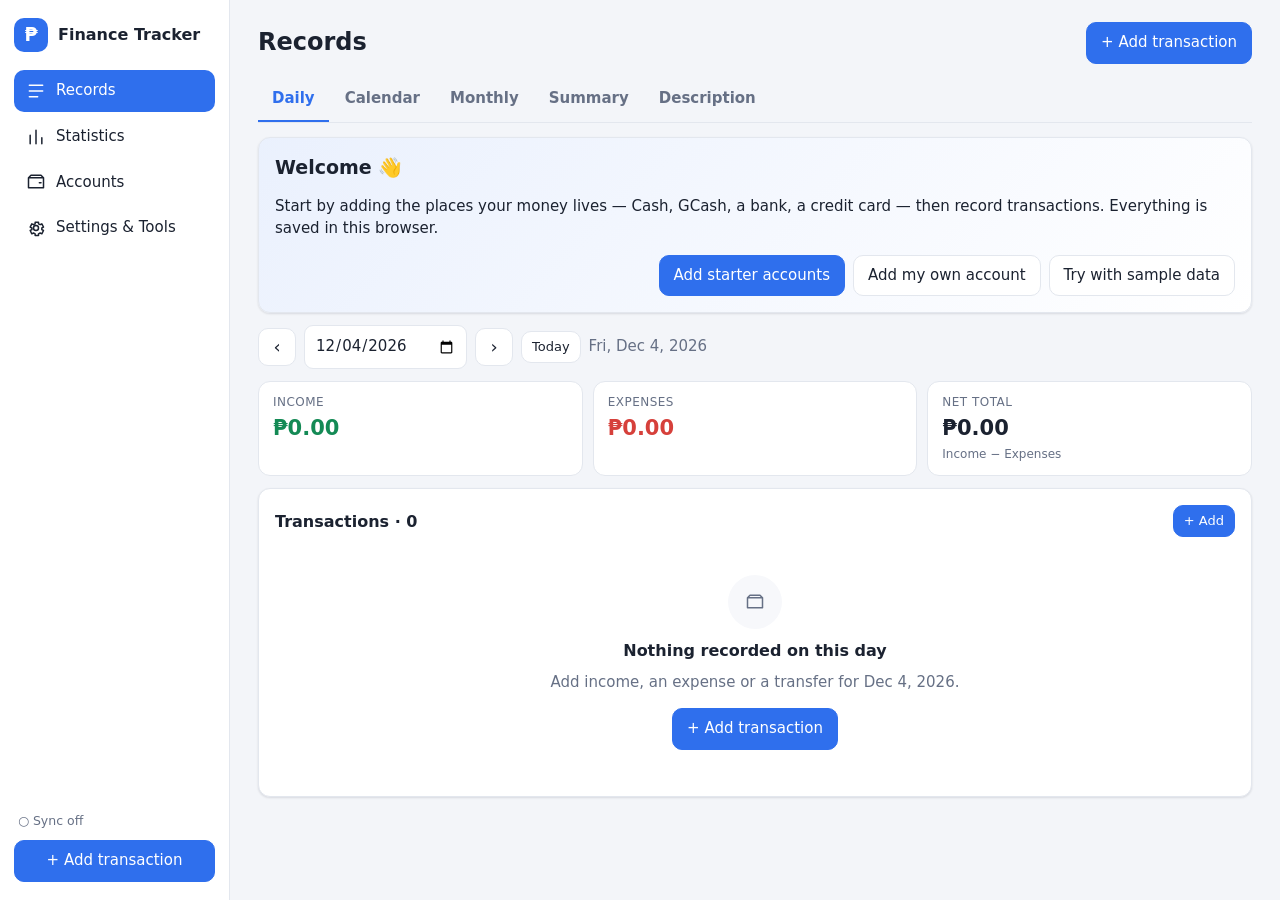
<file: index.html>
<!doctype html>
<html lang="en" data-theme="standard">
<head>
<meta charset="utf-8">
<meta name="viewport" content="width=device-width, initial-scale=1, viewport-fit=cover">
<title>Finance Tracker</title>
<meta name="description" content="Personal finance tracker: income, expenses, accounts, transfers, statistics and backups. Data stays in your browser.">
<script>try{var t=localStorage.getItem('finance-tracker:theme');if(t)document.documentElement.setAttribute('data-theme',t)}catch(e){}</script>
<link rel="stylesheet" href="style.css">
</head>
<body>
<div id="root"></div>
<noscript><p style="padding:24px;font-family:sans-serif">This app needs JavaScript turned on.</p></noscript>
<script src="script.js"></script>
</body>
</html>
</file>
<file: style.css>
:root{--bg:#f3f5f9;--surface:#fff;--surface2:#f7f8fb;--text:#1b2230;--muted:#667085;--line:#e3e7ee;--brand:#2f6fed;--brand-ink:#fff;--inc:#148a55;--exp:#d6403b;--net:#2f6fed;--warnbg:#fff4e0;--warnink:#7a4a00;--shadow:0 1px 2px rgba(16,24,40,.06),0 1px 3px rgba(16,24,40,.06);--r:12px;
--c1:#4e79a7;--c2:#f28e2b;--c3:#59a14f;--c4:#e15759;--c5:#76b7b2;--c6:#d4a72c;--c7:#b07aa1;--c8:#9c755f;--rail:#fff}
:root[data-theme=light]{--bg:#fff;--surface:#fff;--surface2:#f6f7f9;--text:#0f1520;--muted:#586072;--line:#d9dde5;--brand:#1a5cf0;--rail:#fff;--shadow:none}
:root[data-theme=dark]{--bg:#0f141c;--surface:#171e29;--surface2:#1d2634;--text:#e8edf5;--muted:#9aa6b8;--line:#2a3547;--brand:#6b9cff;--brand-ink:#0b1220;--inc:#4cc38a;--exp:#ff7a72;--net:#6b9cff;--warnbg:#3a2d12;--warnink:#ffd391;--shadow:none;--rail:#131a24;
--c1:#6fa0d4;--c2:#ffa850;--c3:#7cc872;--c4:#ff7f80;--c5:#8fd2cd;--c6:#f0c85a;--c7:#cf9bc2;--c8:#c29a82}
*{box-sizing:border-box}html{-webkit-text-size-adjust:100%}
body{margin:0;background:var(--bg);color:var(--text);font:15px/1.45 system-ui,-apple-system,"Segoe UI",Roboto,Helvetica,Arial,sans-serif;font-variant-numeric:tabular-nums}
body.noscroll{overflow:hidden}
h1{font-size:24px;margin:0}h2{font-size:19px;margin:0 0 4px}h3{font-size:16px;margin:0 0 10px}h4{margin:14px 0 6px;font-size:14px}
button,input,select,textarea{font:inherit;color:inherit}
a{color:var(--brand)}
.muted{color:var(--muted)}.sm{font-size:13px}.pad{padding:16px 4px}.center{text-align:center}.mt{margin-top:22px}.strong{font-weight:600}
.pos{color:var(--inc)}.neg{color:var(--exp)}.xfer{color:var(--muted)}
.app{display:grid;grid-template-columns:230px 1fr;min-height:100vh}
.rail{background:var(--rail);border-right:1px solid var(--line);padding:18px 14px;display:flex;flex-direction:column;gap:18px;position:sticky;top:0;height:100vh}
.brand{display:flex;align-items:center;gap:10px;font-size:16px}.logo{width:34px;height:34px;border-radius:10px;background:var(--brand);color:var(--brand-ink);display:grid;place-items:center;font-weight:700;font-size:19px}
.nav{display:flex;flex-direction:column;gap:4px}
.nav a{display:flex;align-items:center;gap:10px;padding:10px 12px;border-radius:10px;color:var(--text);text-decoration:none;font-weight:500}
.nav a:hover{background:var(--surface2)}.nav a.on{background:var(--brand);color:var(--brand-ink)}
.railfoot{margin-top:auto}
.nav.bottom{display:none}
.content{padding:22px 28px 90px;max-width:1100px;width:100%;margin:0 auto;min-width:0}
.ph{display:flex;justify-content:space-between;align-items:center;gap:12px;margin-bottom:14px;flex-wrap:wrap}
.btn{border:1px solid var(--line);background:var(--surface);padding:9px 14px;border-radius:10px;cursor:pointer;font-weight:500;min-height:40px;display:inline-flex;align-items:center;justify-content:center;gap:6px;text-decoration:none;color:var(--text)}
.btn:hover{background:var(--surface2)}.btn:disabled{opacity:.5;cursor:not-allowed}
.btn.primary{background:var(--brand);border-color:var(--brand);color:var(--brand-ink)}.btn.primary:hover{filter:brightness(1.08)}
.btn.danger{color:var(--exp);border-color:color-mix(in srgb,var(--exp) 40%,var(--line))}
.btn.sm{padding:5px 10px;min-height:32px;font-size:13px}.btn.block{width:100%}.btn.left{margin-right:auto}
.ib{border:1px solid var(--line);background:var(--surface);width:38px;height:38px;border-radius:10px;cursor:pointer;font-size:18px;line-height:1}.ib:hover{background:var(--surface2)}.ib.sm{width:28px;height:28px;font-size:14px;border:0;background:none}
.btns{display:flex;gap:8px;justify-content:flex-end;margin-top:12px;flex-wrap:wrap}.btns.center{justify-content:center}.btns.wrap{justify-content:flex-start}.btns.full{grid-column:1/-1}
.card{background:var(--surface);border:1px solid var(--line);border-radius:var(--r);padding:16px;margin:12px 0;box-shadow:var(--shadow)}
.chead{display:flex;justify-content:space-between;align-items:center;gap:10px;margin-bottom:8px;flex-wrap:wrap}.chead h3{margin:0}
.stats3{display:grid;grid-template-columns:repeat(3,1fr);gap:10px;margin:12px 0}.stats3.s4{grid-template-columns:repeat(4,1fr)}
.stat{background:var(--surface);border:1px solid var(--line);border-radius:var(--r);padding:12px 14px;min-width:0}
.sl{font-size:12px;color:var(--muted);text-transform:uppercase;letter-spacing:.04em}.sv{font-size:21px;font-weight:650;margin-top:2px;white-space:nowrap}.ss{font-size:12px;color:var(--muted);margin-top:2px}
.card .stats3 .stat{background:var(--surface2)}
.tabs{display:flex;gap:2px;border-bottom:1px solid var(--line);margin:4px 0 14px;overflow-x:auto;scrollbar-width:none}.tabs::-webkit-scrollbar{display:none}
.tabs a,.tabs button{padding:10px 14px;color:var(--muted);text-decoration:none;font-weight:600;white-space:nowrap;border:0;background:none;border-bottom:3px solid transparent;cursor:pointer;margin-bottom:-1px}
.tabs a.on,.tabs button.on{color:var(--brand);border-bottom-color:var(--brand)}.tabs.sub{margin-top:0}
.chips{display:flex;gap:8px;flex-wrap:wrap;margin:8px 0}.chips.scroll{flex-wrap:nowrap;overflow-x:auto;padding-bottom:4px;scrollbar-width:none}.chips.scroll::-webkit-scrollbar{display:none}
.chip{border:1px solid var(--line);background:var(--surface);padding:6px 12px;border-radius:999px;cursor:pointer;color:var(--text);text-decoration:none;font-size:14px;white-space:nowrap;display:inline-flex;align-items:center;gap:4px}.chip.on{background:var(--brand);border-color:var(--brand);color:var(--brand-ink)}
.filters{display:flex;flex-wrap:wrap;gap:10px;align-items:flex-end;margin:8px 0}.filters label,.fld{display:flex;flex-direction:column;gap:4px;font-size:13px;color:var(--muted);min-width:0}.filters .grow{flex:1 1 200px}
input,select,textarea{border:1px solid var(--line);background:var(--surface);border-radius:9px;padding:9px 10px;min-height:40px;width:100%;color:var(--text)}
input[type=checkbox],input[type=radio]{width:auto;min-height:0}
input:focus,select:focus,textarea:focus,button:focus-visible,.trow:focus-visible,.day:focus-visible,a:focus-visible{outline:2px solid var(--brand);outline-offset:1px}
.bad{border-color:var(--exp)!important}.err{color:var(--exp);font-size:12.5px;min-height:0}.err:empty{display:none}
.fld small{color:var(--muted);font-size:12px}.fld{margin-bottom:10px;color:var(--text)}.fld>span{font-size:13px;font-weight:600}
.row2{display:grid;grid-template-columns:1fr 1fr;gap:0 12px}
.datenav{display:flex;align-items:center;gap:8px;flex-wrap:wrap;margin:6px 0}.datenav input{width:auto}.dlabel{color:var(--muted)}
.mnav{display:flex;align-items:center;gap:6px;flex-wrap:wrap;margin:6px 0}.mnav select{width:auto}
.mline{margin:8px 0}
.warn{background:var(--warnbg);color:var(--warnink);padding:10px 14px;border-radius:10px;margin:10px 0;font-size:14px}
.empty{text-align:center;padding:30px 16px}.eico{width:54px;height:54px;border-radius:50%;background:var(--surface2);display:grid;place-items:center;margin:0 auto 10px;color:var(--muted)}.empty p{color:var(--muted);max-width:420px;margin:6px auto 14px}
.welcome{background:linear-gradient(135deg,color-mix(in srgb,var(--brand) 10%,var(--surface)),var(--surface))}
/* transactions */
.tlist{display:flex;flex-direction:column}
.trow{display:flex;align-items:center;gap:12px;padding:11px 6px;border-top:1px solid var(--line);cursor:pointer;border-radius:8px}.tlist .trow:first-child{border-top:0}.trow:hover{background:var(--surface2)}.trow.compact{padding:6px}
.dot{width:10px;height:10px;border-radius:50%;flex:none;background:var(--muted)}
.ci0{background:var(--c1)}.ci1{background:var(--c2)}.ci2{background:var(--c3)}.ci3{background:var(--c4)}.ci4{background:var(--c5)}.ci5{background:var(--c6)}.ci6{background:var(--c7)}.ci7{background:var(--c8)}.cit{background:var(--muted)}
.tmain{flex:1;min-width:0}.tdesc{font-weight:600;overflow-wrap:anywhere}.tmeta{font-size:13px;color:var(--muted);overflow-wrap:anywhere}.tnote{font-size:12.5px;color:var(--muted);font-style:italic;margin-top:2px}
.tamt{font-weight:650;white-space:nowrap;text-align:right}.rb{font-size:11.5px;color:var(--muted);font-weight:400}
.bdg{display:inline-block;font-size:11px;padding:1px 7px;border-radius:999px;background:var(--surface2);border:1px solid var(--line);color:var(--muted);margin-left:6px;font-weight:500;vertical-align:1px}
.bdg.set{color:var(--inc)}.bdg.fee{color:var(--exp)}.bdg.card{color:var(--c7)}
/* calendar */
.cal{display:grid;grid-template-columns:repeat(7,1fr);gap:4px;margin:10px 0}.dow{text-align:center;font-size:12px;color:var(--muted);padding:4px 0;font-weight:600}
.day{min-height:68px;border:1px solid var(--line);background:var(--surface);border-radius:9px;padding:4px 5px;text-align:left;cursor:pointer;display:flex;flex-direction:column;gap:1px;min-width:0;overflow:hidden}.day.blank{border:0;background:none;cursor:default}
.day .dn{font-weight:600;font-size:13px}.day .ci{color:var(--inc);font-size:11px}.day .ce{color:var(--exp);font-size:11px}.day .dots{display:none;gap:3px;margin-top:auto}.dots i{width:6px;height:6px;border-radius:50%;display:block}.dots i.pos{background:var(--inc)}.dots i.neg{background:var(--exp)}.dots i.xf{background:var(--muted)}
.day.has{background:color-mix(in srgb,var(--brand) 8%,var(--surface));border-color:color-mix(in srgb,var(--brand) 35%,var(--line))}.day.today .dn{color:var(--brand)}.day.today{box-shadow:inset 0 0 0 1px var(--brand)}.day.sel{background:var(--brand);color:var(--brand-ink);border-color:var(--brand)}.day.sel .ci,.day.sel .ce,.day.sel .dn{color:var(--brand-ink)}
.legend{display:flex;gap:14px;flex-wrap:wrap;font-size:12.5px;color:var(--muted);margin:6px 0}.legend span{display:flex;align-items:center;gap:5px}
.sq{display:inline-block;width:10px;height:10px;border-radius:3px;flex:none;background:var(--muted)}.sq.pos,.sq.inc{background:var(--inc)}.sq.neg,.sq.exp{background:var(--exp)}.sq.xf{background:var(--muted)}.sq.net{background:var(--net)}
.sq.c1{background:var(--c1)}.sq.c2{background:var(--c2)}.sq.c3{background:var(--c3)}.sq.c4{background:var(--c4)}.sq.c5{background:var(--c5)}.sq.c6{background:var(--c6)}.sq.c7{background:var(--c7)}.sq.c8{background:var(--c8)}
/* bars list + tables */
.bars{list-style:none;margin:0;padding:0}.bars li{margin:10px 0}.bl{display:flex;align-items:center;gap:8px;font-size:14px}.bn{flex:1;min-width:0;overflow:hidden;text-overflow:ellipsis;white-space:nowrap}.bv{font-weight:600}.bp{color:var(--muted);width:46px;text-align:right;font-size:12.5px}
.bt{height:7px;background:var(--surface2);border-radius:5px;margin-top:4px;overflow:hidden}.bf{height:100%;border-radius:5px;background:var(--muted)}.bf.c1{background:var(--c1)}.bf.c2{background:var(--c2)}.bf.c3{background:var(--c3)}.bf.c4{background:var(--c4)}.bf.c5{background:var(--c5)}.bf.c6{background:var(--c6)}.bf.c7{background:var(--c7)}.bf.c8{background:var(--c8)}
.grid2{display:grid;grid-template-columns:1fr 1fr;gap:12px}.grid2>.card,.chartgrid>.card{margin:12px 0}
.tbl{width:100%;border-collapse:collapse;font-size:14px}.tbl th,.tbl td{padding:8px 6px;border-bottom:1px solid var(--line);text-align:left}.tbl .r{text-align:right}.tbl thead th{font-size:12px;color:var(--muted);text-transform:uppercase}.tscroll{overflow-x:auto}
/* groups */
.grp{padding:0;overflow:hidden}.ghead{display:flex;align-items:center;gap:10px;width:100%;border:0;background:none;padding:14px 16px;cursor:pointer;text-align:left}.ghead:hover{background:var(--surface2)}.gname{flex:1;min-width:0;display:flex;flex-direction:column}.gname small{color:var(--muted);font-size:12.5px}.gtot{display:flex;flex-direction:column;align-items:flex-end;font-weight:650;font-size:14px}.chev{color:var(--muted)}
.grp .tlist{padding:0 10px}.gfoot{display:flex;justify-content:space-between;align-items:center;padding:8px 16px 12px}
/* accounts */
.alist{display:flex;flex-direction:column}.arow{display:flex;justify-content:space-between;align-items:center;gap:10px;padding:12px 4px;border-top:1px solid var(--line);color:var(--text);text-decoration:none;flex-wrap:wrap}.alist .arow:first-child{border-top:0}a.arow:hover{background:var(--surface2)}.arow.dim{opacity:.6}
.an{display:flex;flex-direction:column;min-width:0}.an small{color:var(--muted);font-size:12.5px}.ab{text-align:right;font-weight:650;display:flex;flex-direction:column}.ab small{font-weight:400}.gsub{font-weight:650}.bigbal{font-size:24px;font-weight:700;text-align:right}.back{text-decoration:none}
.tgl{display:flex;gap:10px;align-items:flex-start;padding:8px 0;cursor:pointer}.tgl input{position:absolute;opacity:0;width:1px;height:1px}.sw{width:38px;height:22px;border-radius:999px;background:var(--line);position:relative;flex:none;transition:.15s;margin-top:1px}.sw::after{content:"";position:absolute;left:2px;top:2px;width:18px;height:18px;border-radius:50%;background:#fff;transition:.15s;box-shadow:0 1px 2px rgba(0,0,0,.3)}.tgl input:checked+.sw{background:var(--brand)}.tgl input:checked+.sw::after{left:18px}.tgl input:focus-visible+.sw{outline:2px solid var(--brand);outline-offset:2px}.tl{display:flex;flex-direction:column;font-size:14px}.tl small{color:var(--muted);font-size:12.5px}
.arow .tgl{padding:0}
/* settings */
.themes{display:grid;grid-template-columns:repeat(3,1fr);gap:12px}.theme{border:2px solid var(--line);background:var(--surface);border-radius:12px;padding:10px;cursor:pointer;text-align:left;display:flex;flex-direction:column;gap:4px}.theme.on{border-color:var(--brand)}.theme small{color:var(--muted)}
.tp{display:flex;gap:4px;padding:8px;border-radius:8px;height:46px;margin-bottom:4px}.tp i{flex:1;border-radius:4px}.tp.standard{background:#f3f5f9}.tp.standard i{background:#fff;border:1px solid #e3e7ee}.tp.standard i:nth-child(3){background:#2f6fed}.tp.light{background:#fff;border:1px solid #ddd}.tp.light i{background:#f1f3f6}.tp.light i:nth-child(3){background:#1a5cf0}.tp.dark{background:#0f141c}.tp.dark i{background:#1d2634}.tp.dark i:nth-child(3){background:#6b9cff}
.faq{border-top:1px solid var(--line);padding:8px 0}.faq summary{cursor:pointer;font-weight:600}.faq div{color:var(--muted);padding:6px 0 2px}.guide li{margin:6px 0}
.catbox ul{list-style:none;padding:0;margin:0 0 8px}.catlist li{display:flex;align-items:center;gap:8px;padding:4px 0;border-bottom:1px solid var(--line)}.catlist span{flex:1}
.preview{padding:9px 10px;border:1px dashed var(--line);border-radius:9px;font-weight:600}
.rates{display:grid;grid-template-columns:repeat(auto-fill,minmax(190px,1fr));gap:4px 14px}.rin{display:flex;align-items:center;gap:6px}.rin em{font-style:normal;color:var(--muted);font-size:13px}
.filebtn{cursor:pointer}.impbox{border:1px solid var(--line);border-radius:10px;padding:12px;margin-top:12px;background:var(--surface2)}.errs{color:var(--exp);font-size:13px;padding-left:18px}
/* calculator */
.calc{max-width:380px}.cin{font-size:22px;text-align:right;font-weight:600}.cout{text-align:right;font-size:20px;min-height:30px;color:var(--muted);padding:4px 2px}.cout.bad{color:var(--exp);font-size:14px}
.pad4{display:grid;grid-template-columns:repeat(4,1fr);gap:8px}.sci{display:grid;grid-template-columns:repeat(4,1fr);gap:6px;margin-bottom:8px}
.key{border:1px solid var(--line);background:var(--surface2);border-radius:10px;min-height:48px;font-size:18px;cursor:pointer}.key:hover{filter:brightness(.96)}.key.op{background:color-mix(in srgb,var(--brand) 14%,var(--surface));color:var(--brand)}.key.fn{font-size:15px}.key.eq{background:var(--brand);color:var(--brand-ink);border-color:var(--brand)}.key.wide{grid-column:1/-1}
.chist{margin-top:10px;font-size:13px;color:var(--muted)}.result{font-size:18px;padding:14px;border-radius:10px;background:var(--surface2);margin-top:6px;overflow-wrap:anywhere}
/* charts */
.chartgrid{display:grid;grid-template-columns:1fr 1fr;gap:0 14px}.chartcard{min-width:0}.chartcard h3{margin-bottom:2px}.chart{min-height:60px;overflow:hidden}.chart svg{display:block;max-width:100%;height:auto}
.grid{stroke:var(--line);stroke-width:1}.grid.zero{stroke:var(--muted)}.ax{fill:var(--muted);font-size:11px}
.bar{pointer-events:none}.bar.inc,.bar.pos{fill:var(--inc)}.bar.exp,.bar.neg{fill:var(--exp)}.hit{fill:transparent;cursor:crosshair}.hit.on,.hit:focus{fill:color-mix(in srgb,var(--text) 8%,transparent);outline:none}
.line{stroke-width:2.2;stroke-linejoin:round}.line.inc{stroke:var(--inc)}.line.exp{stroke:var(--exp)}.line.net{stroke:var(--net);stroke-dasharray:5 3}.pt.inc{fill:var(--inc)}.pt.exp{fill:var(--exp)}.pt.net{fill:var(--net)}
.slice{stroke:var(--surface);stroke-width:2;cursor:pointer}.slice:hover,.slice:focus{opacity:.8;outline:none}.slice.c1{fill:var(--c1)}.slice.c2{fill:var(--c2)}.slice.c3{fill:var(--c3)}.slice.c4{fill:var(--c4)}.slice.c5{fill:var(--c5)}.slice.c6{fill:var(--c6)}.slice.c7{fill:var(--c7)}.slice.c8{fill:var(--c8)}
.dc1{fill:var(--muted);font-size:12px}.dc2{fill:var(--text);font-size:17px;font-weight:700}
.donut{display:flex;gap:16px;align-items:center;flex-wrap:wrap}.donut svg{flex:none}.dleg{list-style:none;margin:0;padding:0;flex:1 1 180px;min-width:0;font-size:13.5px}.dleg li{display:flex;align-items:center;gap:7px;padding:3px 0}.ln{flex:1;overflow:hidden;text-overflow:ellipsis;white-space:nowrap}.lv{font-weight:600}.lp{color:var(--muted);width:44px;text-align:right}
.dt summary{cursor:pointer;color:var(--muted);font-size:13px;margin-top:6px}.dtwrap{max-height:260px;overflow:auto}
.tip{position:fixed;z-index:200;background:#101828;color:#fff;padding:7px 10px;border-radius:8px;font-size:12.5px;pointer-events:none;max-width:260px;box-shadow:0 4px 14px rgba(0,0,0,.3)}.tip[hidden]{display:none}
.segs{display:flex;gap:6px;margin-bottom:12px}.segs.wide{margin:6px 0 10px;flex-wrap:wrap}
.seg{flex:1;position:relative}.seg input{position:absolute;opacity:0;width:100%;height:100%;margin:0;cursor:pointer}.seg span{display:block;text-align:center;padding:9px;border:1px solid var(--line);border-radius:10px;font-weight:600;background:var(--surface)}.seg input:checked+span{color:#fff;border-color:transparent}.seg.income input:checked+span{background:var(--inc)}.seg.expense input:checked+span{background:var(--exp)}.seg.transfer input:checked+span{background:var(--brand);color:var(--brand-ink)}.seg input:focus-visible+span{outline:2px solid var(--brand);outline-offset:2px}
.segbtn{border:1px solid var(--line);background:var(--surface);padding:8px 14px;border-radius:999px;cursor:pointer}.segbtn.on{background:var(--brand);color:var(--brand-ink);border-color:var(--brand)}
#txf .only-t{display:none}#txf[data-type=transfer] .only-t{display:block}#txf[data-type=transfer] .not-t{display:none}.hint-box{font-size:13px;color:var(--muted);background:var(--surface2);padding:8px 10px;border-radius:8px;margin-bottom:10px}
/* modal */
.modal-wrap{position:fixed;inset:0;background:rgba(10,15,25,.5);display:flex;align-items:center;justify-content:center;padding:16px;z-index:100}.modal-wrap.top{z-index:150}
.modal{background:var(--surface);border-radius:14px;width:100%;max-width:520px;max-height:calc(100vh - 32px);display:flex;flex-direction:column;box-shadow:0 20px 50px rgba(0,0,0,.35)}.modal.small{max-width:440px}
.mhead{display:flex;justify-content:space-between;align-items:center;padding:14px 18px;border-bottom:1px solid var(--line)}.mhead h2{margin:0}.x{border:0;background:none;font-size:26px;cursor:pointer;color:var(--muted);line-height:1}.mbody{padding:16px 18px;overflow:auto}
#toasts{position:fixed;left:50%;transform:translateX(-50%);bottom:84px;display:flex;flex-direction:column;gap:8px;z-index:300;width:min(92vw,460px)}.toast{background:#1d2939;color:#fff;padding:11px 14px;border-radius:10px;box-shadow:0 6px 20px rgba(0,0,0,.3);transition:.3s;font-size:14px}.toast.err{background:#b42318}.toast.out{opacity:0;transform:translateY(6px)}
.fab{display:none}
@media(min-width:701px) and (max-width:900px){.app{grid-template-columns:190px 1fr}.content{padding:20px 18px 40px}}
@media(max-width:900px){.stats3.s4{grid-template-columns:repeat(2,1fr)}.chartgrid{grid-template-columns:1fr}.grid2{grid-template-columns:1fr}}
@media(max-width:700px){
.app{display:block}.rail{display:none}.content{padding:14px 14px 96px}
.nav.bottom{display:flex;flex-direction:row;position:fixed;left:0;right:0;bottom:0;background:var(--rail);border-top:1px solid var(--line);z-index:50;padding:4px 4px calc(4px + env(safe-area-inset-bottom));gap:0}
.nav.bottom a{flex:1;flex-direction:column;gap:2px;font-size:11px;padding:6px 2px;text-align:center;min-width:0}.nav.bottom a span{max-width:100%;overflow:hidden;text-overflow:ellipsis;white-space:nowrap}.nav.bottom a.on{background:none;color:var(--brand)}
.fab{display:grid;place-items:center;position:fixed;right:16px;bottom:calc(72px + env(safe-area-inset-bottom));width:54px;height:54px;border-radius:50%;background:var(--brand);color:var(--brand-ink);border:0;font-size:30px;box-shadow:0 6px 16px rgba(0,0,0,.3);z-index:60;cursor:pointer}
#toasts{bottom:140px}.hide-m{display:none}
h1{font-size:21px}.stats3{grid-template-columns:repeat(auto-fit,minmax(105px,1fr));gap:8px}.sv{font-size:15px}.stat{padding:10px}
.row2{grid-template-columns:1fr}.row2.keep{grid-template-columns:1fr 1fr}.modal .btns{position:sticky;bottom:-16px;background:var(--surface);padding:10px 0 6px;margin-bottom:-6px;border-top:1px solid var(--line);z-index:2}.rates{grid-template-columns:1fr 1fr}
input,select,textarea{font-size:16px}
.day{min-height:52px;padding:3px}.day .ci,.day .ce{display:none}.day .dots{display:flex}
.themes{grid-template-columns:1fr}.mnav .btn{display:none}.card{padding:13px}
.modal-wrap{align-items:flex-end;padding:0}.modal{max-width:none;border-radius:16px 16px 0 0;max-height:92vh}.modal-wrap.top{align-items:center;padding:16px}.modal.small{border-radius:14px}
.trow{gap:9px}.tamt{font-size:14px}.donut{justify-content:center}.btns .btn{flex:1}
}
@media(prefers-reduced-motion:reduce){*{transition:none!important}}
@media print{.rail,.nav.bottom,.fab,.btns{display:none!important}.app{display:block}}
@media(max-width:360px){input[type=date],input[type=time]{font-size:14px;padding:9px 5px}.stats3{grid-template-columns:1fr 1fr}.content{padding:12px 10px 96px}}
.syncstat{display:block;width:100%;text-align:left;border:0;background:none;padding:2px 4px 10px;font-size:12.5px;color:var(--muted);cursor:pointer}.syncstat.synced,.syncstat.idle{color:var(--inc)}.syncstat.offline,.syncstat.error,.syncstat.unavailable,.syncstat.auth,.syncstat.conflict{color:var(--exp)}
.cico{width:38px;height:38px;border-radius:12px;display:grid;place-items:center;font-size:20px;flex:none;background:color-mix(in srgb,var(--cc,var(--muted)) 20%,var(--surface));border:1px solid color-mix(in srgb,var(--cc,var(--muted)) 35%,var(--line));line-height:1}
.cico.sm{width:28px;height:28px;font-size:15px;border-radius:9px}
.tdate{color:var(--text);font-weight:600}
.dhead{display:flex;justify-content:space-between;align-items:center;gap:10px;padding:8px 8px;margin:10px 0 2px;background:var(--surface2);border-radius:8px;font-size:13px}.tlist .dhead:first-child{margin-top:0}
.dh1{font-weight:650}.dh2{display:flex;gap:10px;font-weight:600}
.icons{display:grid;grid-template-columns:repeat(auto-fill,minmax(40px,1fr));gap:6px;margin:6px 0 10px}
.ic{border:1px solid var(--line);background:var(--surface);border-radius:10px;height:40px;font-size:20px;cursor:pointer;padding:0}.ic.on{border-color:var(--brand);box-shadow:0 0 0 2px color-mix(in srgb,var(--brand) 30%,transparent);background:color-mix(in srgb,var(--brand) 10%,var(--surface))}
.colors{display:flex;gap:8px;flex-wrap:wrap;margin:6px 0 12px}.cw{width:30px;height:30px;border-radius:50%;border:2px solid var(--surface);cursor:pointer;box-shadow:0 0 0 1px var(--line);padding:0}.cw.on{box-shadow:0 0 0 3px var(--text)}
.newcat{background:var(--surface2);border-radius:10px;padding:10px 12px;margin-bottom:10px}.newcat[hidden]{display:none}
.bl .cico{flex:none}.ghead .cico{flex:none}.catlist .cico{flex:none}
@media(max-width:700px){.cico{width:34px;height:34px;font-size:18px}.tmeta .tdate{display:inline}}
@media(max-width:700px){.filters label{flex:1 1 130px}.filters input[type=date]{min-width:0}}
</file>
